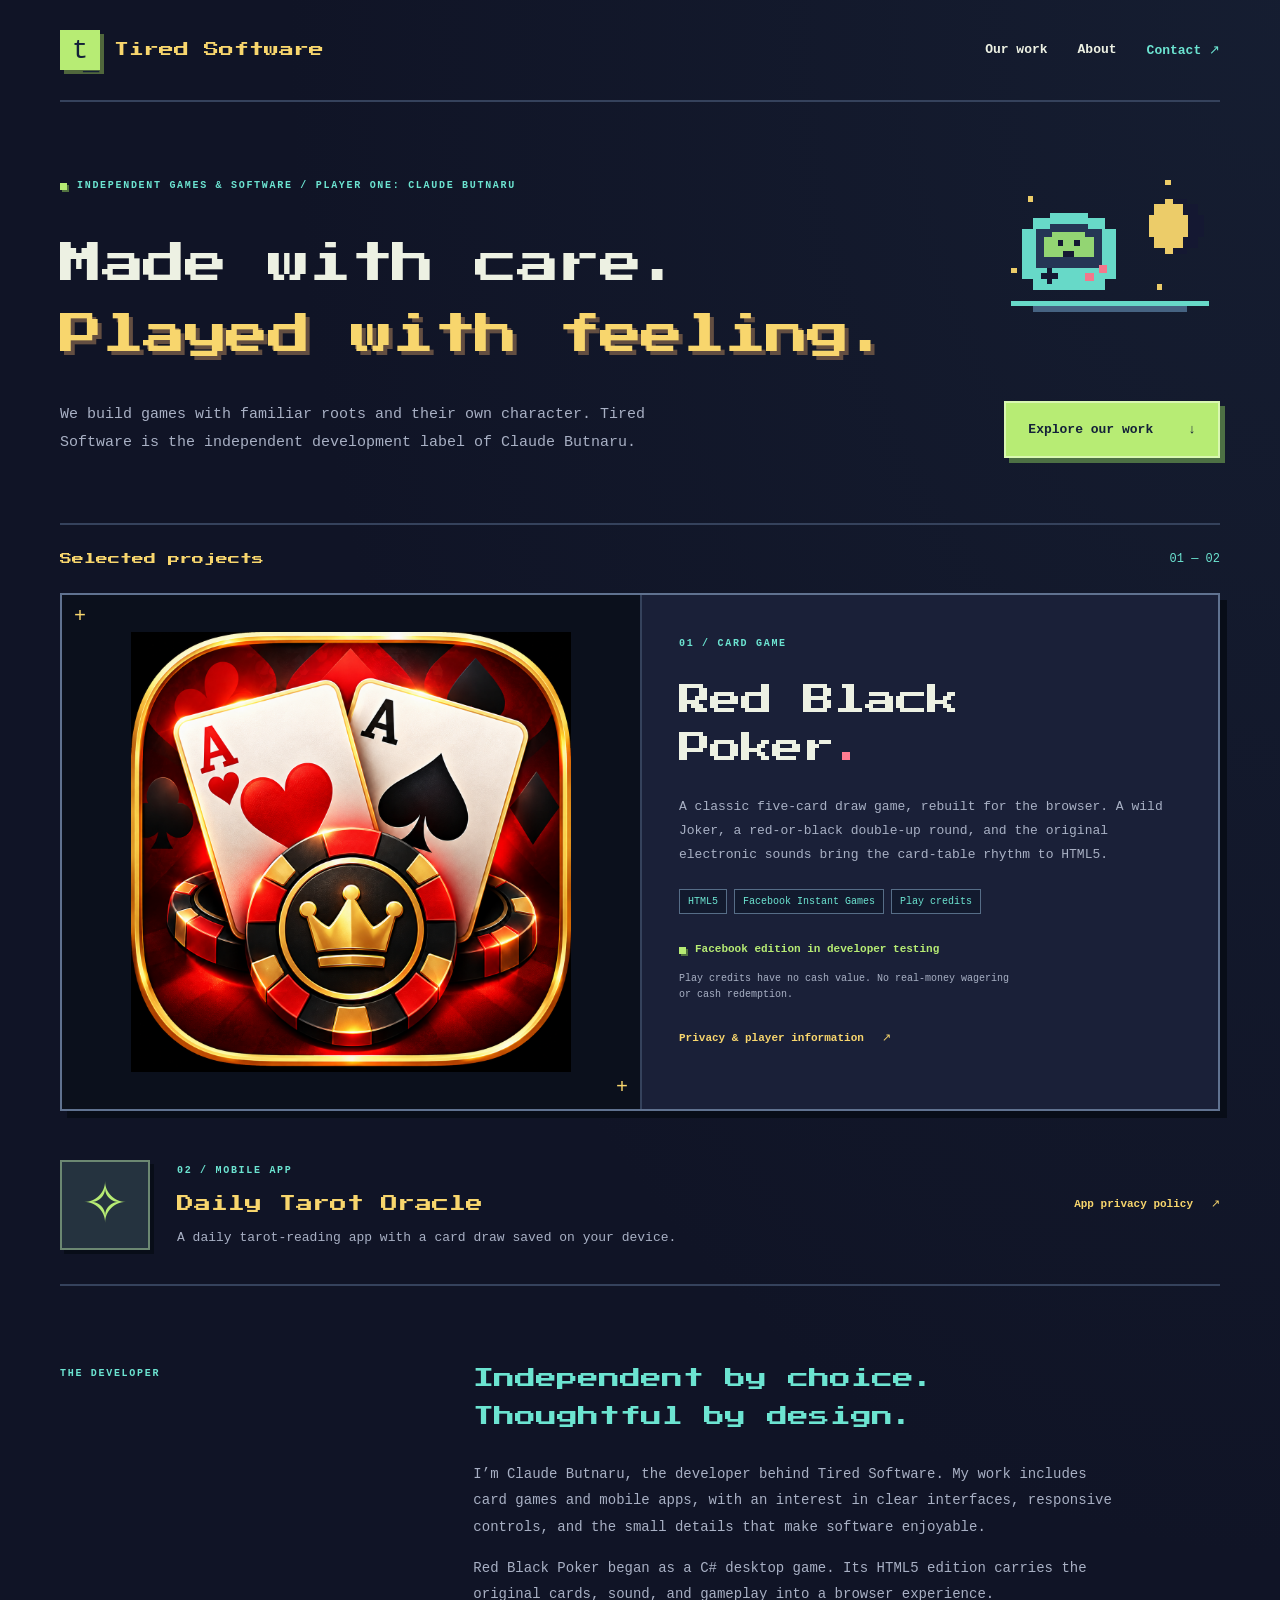
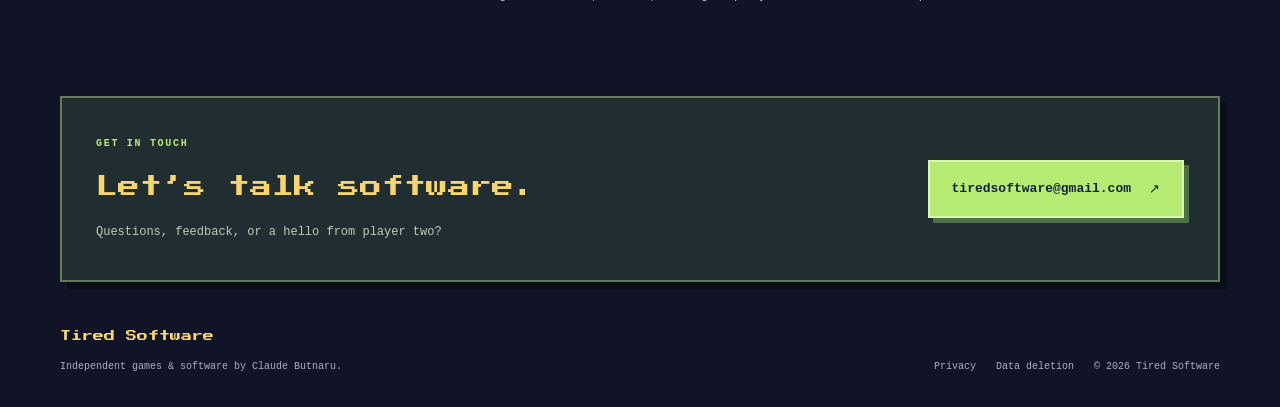
<file: index.html>
<!doctype html>
<html lang="en"><head><meta charset="utf-8"><meta name="viewport" content="width=device-width,initial-scale=1"><meta name="theme-color" content="#101b24"><meta name="description" content="Tired Software — independent games and software by Claude Butnaru. Discover Red Black Poker and Daily Tarot Oracle."><title>Tired Software — Independent Games & Software</title><link rel="stylesheet" href="style.css"></head><body>
<header class="nav wrap"><a class="wordmark" href="./" aria-label="Tired Software home"><span class="mark" aria-hidden="true">t<span>_</span></span>Tired Software</a><nav aria-label="Main navigation"><a href="#projects">Our work</a><a href="#about">About</a><a href="#contact">Contact <span aria-hidden="true">↗</span></a></nav></header>
<main><section class="hero wrap"><div class="eyebrow"><span class="dot"></span> INDEPENDENT GAMES & SOFTWARE / PLAYER ONE: CLAUDE BUTNARU</div><div class="pixel-art" aria-hidden="true"><svg viewBox="0 0 160 100" shape-rendering="crispEdges" xmlns="http://www.w3.org/2000/svg"><g fill="#f8d66d"><path d="M120 4h4v4h-4zM142 34h4v4h-4zM20 16h4v4h-4zM8 68h4v4H8zM114 80h4v4h-4z"/><path d="M120 18h16v4h8v8h4v16h-4v8h-8v4h-16v-4h-8v-8h-4V30h4v-8h8z"/></g><path fill="#151833" d="M126 18h10v4h8v8h4v16h-4v8h-8v4h-10v-4h7v-8h4V30h-4v-8h-7z"/><path fill="#6ce4d1" d="M36 28h28v4h12v8h8v36h-8v8H24v-8h-8V40h8v-8h12z"/><path fill="#263858" d="M36 36h28v4h10v28H26V40h10z"/><path fill="#9ae077" d="M38 42h24v4h6v14H32V46h6z"/><path fill="#151833" d="M42 48h4v4h-4zM54 48h4v4h-4zM46 56h8v4h-8z"/><path fill="#151833" d="M30 72h12v4H30zM34 68h4v12h-4z"/><path fill="#ff7c91" d="M62 72h6v6h-6zM72 66h6v6h-6z"/><path fill="#6ce4d1" d="M8 92h144v4H8z"/><path fill="#496787" d="M24 96h112v4H24z"/></svg></div><h1>Made with care.<br><span>Played with feeling.</span></h1><div class="hero-bottom"><p>We build games with familiar roots and their own character. Tired Software is the independent development label of Claude Butnaru.</p><a class="button" href="#projects">Explore our work <span aria-hidden="true">↓</span></a></div></section>
<section id="projects" class="projects wrap"><div class="section-line"><h2>Selected projects</h2><span>01 — 02</span></div><article class="featured"><div class="art"><img src="assets/red-black-poker.png" alt="Red and black poker chips, a gold crown, and heart and spade playing cards" width="1280" height="1280"></div><div class="project-copy"><div class="eyebrow">01 / CARD GAME</div><h3>Red Black<br>Poker<span class="red-dot">.</span></h3><p>A classic five-card draw game, rebuilt for the browser. A wild Joker, a red-or-black double-up round, and the original electronic sounds bring the card-table rhythm to HTML5.</p><ul class="tags" aria-label="Project technologies"><li>HTML5</li><li>Facebook Instant Games</li><li>Play credits</li></ul><div class="project-note"><span class="dot"></span> Facebook edition in developer testing</div><p class="small">Play credits have no cash value. No real-money wagering or cash redemption.</p><a class="text-link" href="privacy.html#red-black-poker">Privacy & player information <span aria-hidden="true">↗</span></a></div></article>
<article class="second-project"><div class="oracle-mark" aria-hidden="true">✧</div><div class="oracle-copy"><div class="eyebrow">02 / MOBILE APP</div><h3>Daily Tarot Oracle</h3><p>A daily tarot-reading app with a card draw saved on your device.</p></div><a class="text-link" href="https://cyclotron555.github.io/DailyTarotOracle-Privacy/privacy.html">App privacy policy <span aria-hidden="true">↗</span></a></article></section>
<section id="about" class="about wrap"><div class="eyebrow">THE DEVELOPER</div><div><h2>Independent by choice.<br>Thoughtful by design.</h2><p>I’m Claude Butnaru, the developer behind Tired Software. My work includes card games and mobile apps, with an interest in clear interfaces, responsive controls, and the small details that make software enjoyable.</p><p>Red Black Poker began as a C# desktop game. Its HTML5 edition carries the original cards, sound, and gameplay into a browser experience.</p></div></section>
<section id="contact" class="contact wrap"><div><div class="eyebrow">GET IN TOUCH</div><h2>Let’s talk software.</h2><p>Questions, feedback, or a hello from player two?</p></div><a class="button light" href="mailto:tiredsoftware@gmail.com">tiredsoftware@gmail.com <span aria-hidden="true">↗</span></a></section></main>
<footer class="wrap"><div><a class="footer-brand" href="./">Tired Software</a><p>Independent games & software by Claude Butnaru.</p></div><div class="footer-links"><a href="privacy.html">Privacy</a><a href="data-deletion.html">Data deletion</a><span>© 2026 Tired Software</span></div></footer>
</body></html>
</file>
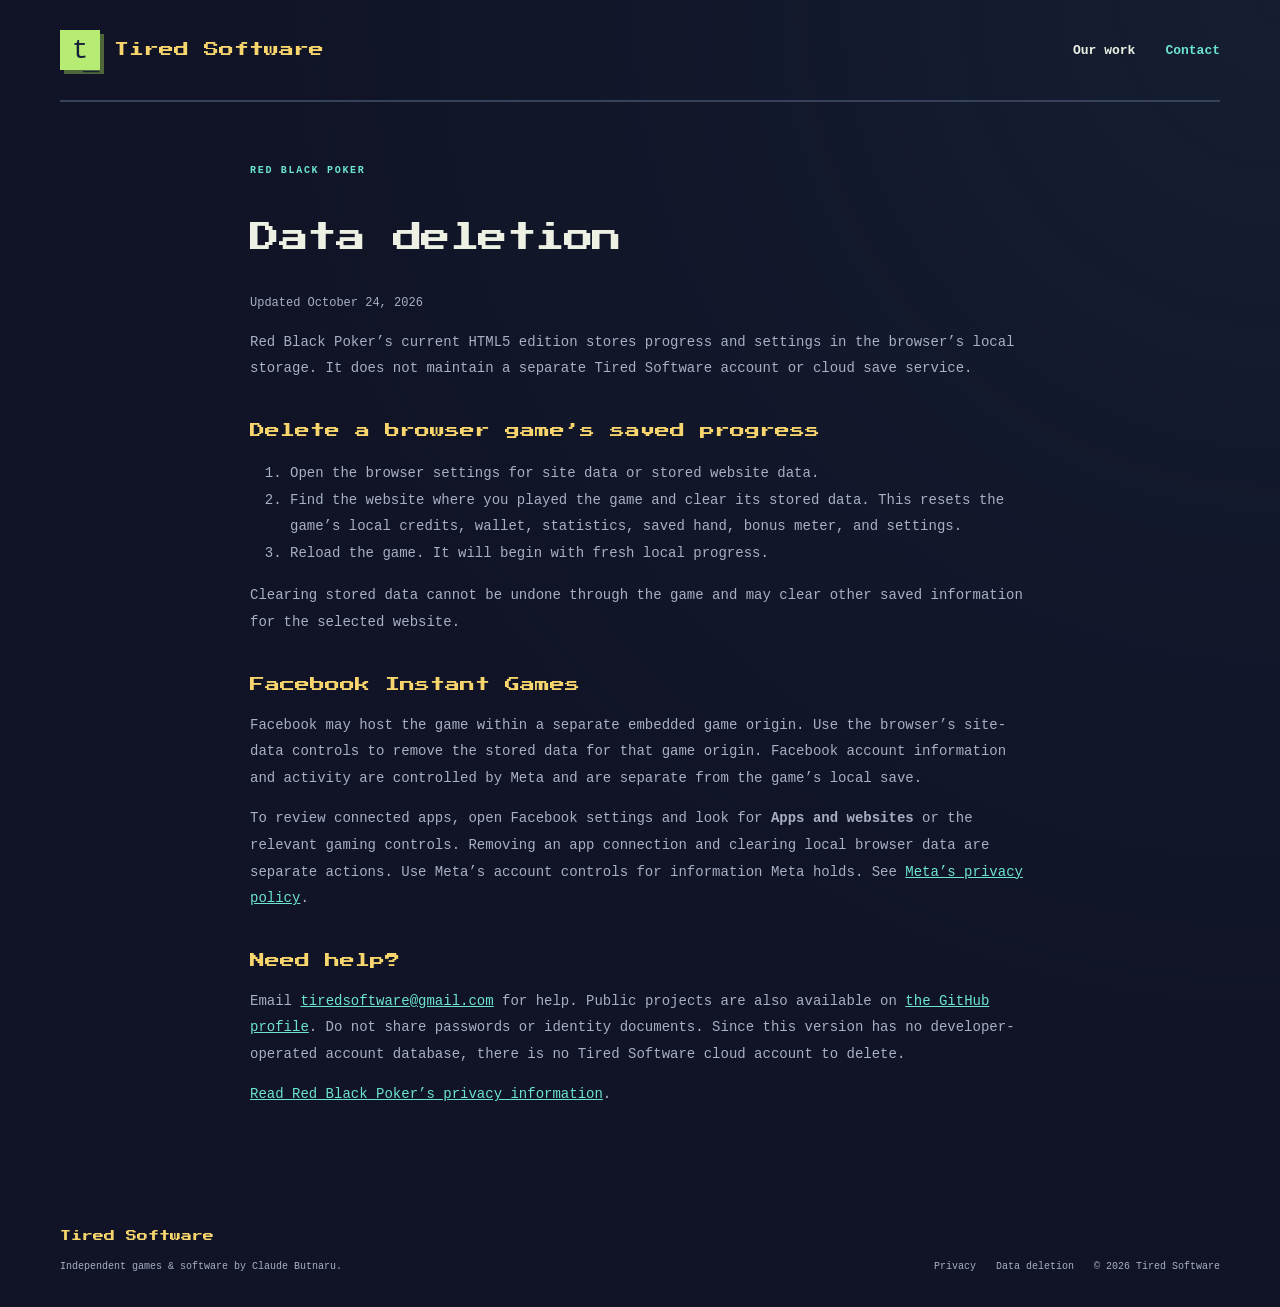
<file: data-deletion.html>
<!doctype html><html lang="en"><head><meta charset="utf-8"><meta name="viewport" content="width=device-width,initial-scale=1"><link rel="stylesheet" href="style.css"><title>Data deletion — Tired Software</title></head><body><header class="nav wrap"><a class="wordmark" href="./"><span class="mark" aria-hidden="true">t<span>_</span></span>Tired Software</a><nav aria-label="Main navigation"><a href="./#projects">Our work</a><a href="./#contact">Contact</a></nav></header><main class="policy wrap"><div class="eyebrow">RED BLACK POKER</div><h1>Data deletion</h1><p class="date">Updated October 24, 2026</p><p>Red Black Poker’s current HTML5 edition stores progress and settings in the browser’s local storage. It does not maintain a separate Tired Software account or cloud save service.</p><h2>Delete a browser game’s saved progress</h2><ol><li>Open the browser settings for site data or stored website data.</li><li>Find the website where you played the game and clear its stored data. This resets the game’s local credits, wallet, statistics, saved hand, bonus meter, and settings.</li><li>Reload the game. It will begin with fresh local progress.</li></ol><p>Clearing stored data cannot be undone through the game and may clear other saved information for the selected website.</p><h2>Facebook Instant Games</h2><p>Facebook may host the game within a separate embedded game origin. Use the browser’s site-data controls to remove the stored data for that game origin. Facebook account information and activity are controlled by Meta and are separate from the game’s local save.</p><p>To review connected apps, open Facebook settings and look for <strong>Apps and websites</strong> or the relevant gaming controls. Removing an app connection and clearing local browser data are separate actions. Use Meta’s account controls for information Meta holds. See <a href="https://www.facebook.com/privacy/policy/">Meta’s privacy policy</a>.</p><h2>Need help?</h2><p>Email <a href="mailto:tiredsoftware@gmail.com">tiredsoftware@gmail.com</a> for help. Public projects are also available on <a href="https://github.com/Cyclotron555">the GitHub profile</a>. Do not share passwords or identity documents. Since this version has no developer-operated account database, there is no Tired Software cloud account to delete.</p><p><a href="privacy.html#red-black-poker">Read Red Black Poker’s privacy information</a>.</p></main><footer class="wrap"><div><a class="footer-brand" href="./">Tired Software</a><p>Independent games & software by Claude Butnaru.</p></div><div class="footer-links"><a href="privacy.html">Privacy</a><a href="data-deletion.html">Data deletion</a><span>© 2026 Tired Software</span></div></footer></body></html>
</file>
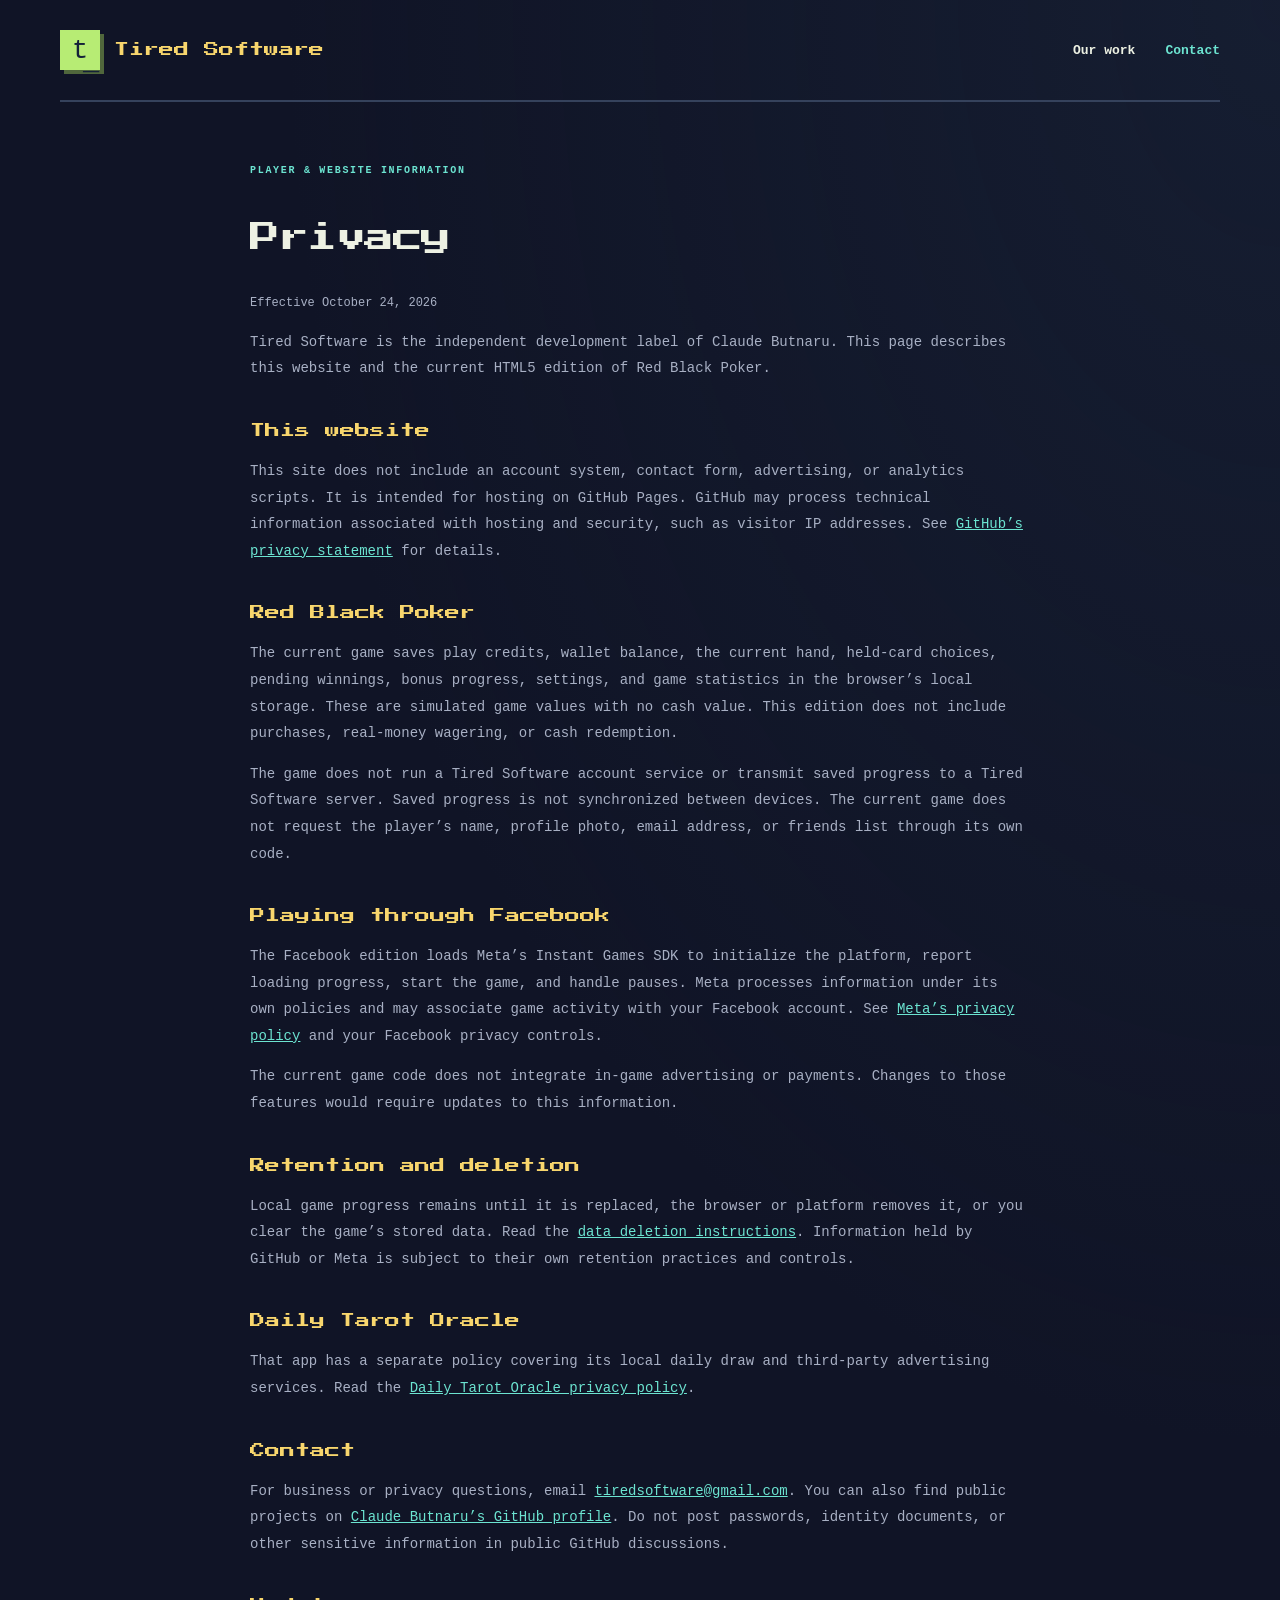
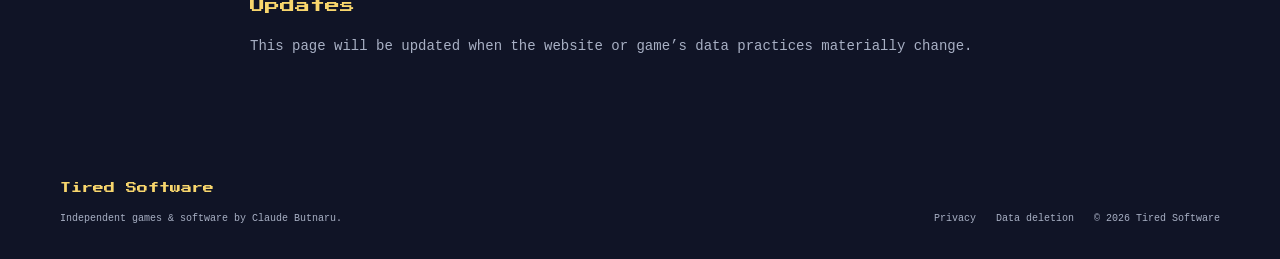
<file: privacy.html>
<!doctype html><html lang="en"><head><meta charset="utf-8"><meta name="viewport" content="width=device-width,initial-scale=1"><link rel="stylesheet" href="style.css"><title>Privacy — Tired Software</title></head><body><header class="nav wrap"><a class="wordmark" href="./"><span class="mark" aria-hidden="true">t<span>_</span></span>Tired Software</a><nav aria-label="Main navigation"><a href="./#projects">Our work</a><a href="./#contact">Contact</a></nav></header><main class="policy wrap"><div class="eyebrow">PLAYER & WEBSITE INFORMATION</div><h1>Privacy</h1><p class="date">Effective October 24, 2026</p><p>Tired Software is the independent development label of Claude Butnaru. This page describes this website and the current HTML5 edition of Red Black Poker.</p><h2>This website</h2><p>This site does not include an account system, contact form, advertising, or analytics scripts. It is intended for hosting on GitHub Pages. GitHub may process technical information associated with hosting and security, such as visitor IP addresses. See <a href="https://docs.github.com/en/site-policy/privacy-policies/github-general-privacy-statement">GitHub’s privacy statement</a> for details.</p><h2 id="red-black-poker">Red Black Poker</h2><p>The current game saves play credits, wallet balance, the current hand, held-card choices, pending winnings, bonus progress, settings, and game statistics in the browser’s local storage. These are simulated game values with no cash value. This edition does not include purchases, real-money wagering, or cash redemption.</p><p>The game does not run a Tired Software account service or transmit saved progress to a Tired Software server. Saved progress is not synchronized between devices. The current game does not request the player’s name, profile photo, email address, or friends list through its own code.</p><h2>Playing through Facebook</h2><p>The Facebook edition loads Meta’s Instant Games SDK to initialize the platform, report loading progress, start the game, and handle pauses. Meta processes information under its own policies and may associate game activity with your Facebook account. See <a href="https://www.facebook.com/privacy/policy/">Meta’s privacy policy</a> and your Facebook privacy controls.</p><p>The current game code does not integrate in-game advertising or payments. Changes to those features would require updates to this information.</p><h2>Retention and deletion</h2><p>Local game progress remains until it is replaced, the browser or platform removes it, or you clear the game’s stored data. Read the <a href="data-deletion.html">data deletion instructions</a>. Information held by GitHub or Meta is subject to their own retention practices and controls.</p><h2>Daily Tarot Oracle</h2><p>That app has a separate policy covering its local daily draw and third-party advertising services. Read the <a href="https://cyclotron555.github.io/DailyTarotOracle-Privacy/privacy.html">Daily Tarot Oracle privacy policy</a>.</p><h2>Contact</h2><p>For business or privacy questions, email <a href="mailto:tiredsoftware@gmail.com">tiredsoftware@gmail.com</a>. You can also find public projects on <a href="https://github.com/Cyclotron555">Claude Butnaru’s GitHub profile</a>. Do not post passwords, identity documents, or other sensitive information in public GitHub discussions.</p><h2>Updates</h2><p>This page will be updated when the website or game’s data practices materially change.</p></main><footer class="wrap"><div><a class="footer-brand" href="./">Tired Software</a><p>Independent games & software by Claude Butnaru.</p></div><div class="footer-links"><a href="privacy.html">Privacy</a><a href="data-deletion.html">Data deletion</a><span>© 2026 Tired Software</span></div></footer></body></html>
</file>
<file: style.css>
@font-face{font-family:Pixel;src:url('assets/fonts/press-start-2p.ttf') format('truetype');font-display:swap}
:root{--ink:#edf1e3;--paper:#101426;--muted:#a8b0c4;--line:#35425c;--lime:#b7ec74;--red:#ff7c91;--gold:#f8d66d;--cyan:#6ce4d1;color:var(--ink);background:var(--paper);font-family:'Courier New',monospace;font-synthesis:none}*{box-sizing:border-box}html{scroll-behavior:smooth;scroll-padding-top:28px}body{margin:0;background:radial-gradient(ellipse at top right,#20304755,transparent 55%),#101426}a{color:inherit;text-decoration:none}a:focus-visible{outline:3px solid var(--gold);outline-offset:6px}a:hover{color:var(--gold)}.wrap{width:min(1160px,calc(100% - 80px));margin:auto}.nav{display:flex;justify-content:space-between;align-items:center;padding:30px 0;border-bottom:2px solid var(--line)}.wordmark{display:flex;align-items:center;gap:14px;font-family:Pixel,monospace;font-size:15px;line-height:1.6;color:var(--gold)}.mark{display:inline-grid;place-items:center;background:var(--lime);color:#142139;width:40px;height:40px;font-size:27px;position:relative;padding-bottom:6px;font-family:monospace;box-shadow:4px 4px 0 #50673c}.mark span{position:absolute;left:23px;top:11px;color:#142139}nav{display:flex;gap:30px;font-size:13px;font-weight:bold}nav a:last-child{color:var(--cyan)}.hero{padding:75px 0 65px;position:relative}.eyebrow{font-size:10px;letter-spacing:1.7px;line-height:1.8;font-weight:bold;display:flex;align-items:center;gap:10px;color:var(--cyan)}.dot{display:inline-block;width:7px;height:7px;background:var(--lime);box-shadow:2px 2px 0 #527340;flex-shrink:0}h1,h2,h3{font-family:Pixel,monospace;font-weight:400}h1{font-size:clamp(25px,3.5vw,43px);line-height:1.65;letter-spacing:-1.5px;margin:34px 0 30px;position:relative;z-index:1}h1>span{color:var(--gold);text-shadow:4px 4px 0 #634e41}.pixel-art{position:absolute;right:0;top:72px;width:220px;opacity:.95}.pixel-art svg{width:100%;height:auto;image-rendering:pixelated}.hero-bottom{display:flex;justify-content:space-between;align-items:end;gap:50px}.hero-bottom p{font-size:15px;line-height:1.9;max-width:590px;margin:0;color:var(--muted)}.button{display:inline-flex;align-items:center;justify-content:space-between;gap:35px;padding:19px 22px;background:var(--lime);color:#142139;font-weight:bold;font-size:13px;white-space:nowrap;border:2px solid #d9f7b1;box-shadow:5px 5px 0 #4d7044;transition:transform .1s}.button:hover{transform:translate(-1px,-1px);color:#142139;background:#d4f49f}.section-line{border-top:2px solid var(--line);display:flex;justify-content:space-between;align-items:center;padding:24px 0}.section-line h2{font-size:12px;margin:0;color:var(--gold);line-height:1.7}.section-line>span{font-size:12px;color:var(--cyan)}.featured{display:grid;grid-template-columns:1fr 1fr;border:2px solid #607290;background:#1a2038;box-shadow:7px 7px 0 #080d18;overflow:hidden}.art{background:#0b101c;display:grid;place-items:center;padding:37px;position:relative}.art:before,.art:after{content:'+';position:absolute;color:var(--gold);font-size:20px;top:10px;left:12px}.art:after{top:auto;left:auto;bottom:10px;right:12px}.art img{width:100%;max-width:440px;height:auto;display:block}.project-copy{padding:40px 37px;border-left:2px solid #35425c}.project-copy h3{font-size:32px;line-height:1.5;letter-spacing:-1px;margin:23px 0;color:var(--ink)}.red-dot{color:var(--red)}.project-copy>p{color:var(--muted);font-size:13px;line-height:1.85}.tags{list-style:none;padding:0;display:flex;flex-wrap:wrap;gap:7px;margin:22px 0}.tags li{font-size:10px;border:1px solid #566d87;background:#121a2e;color:var(--cyan);padding:6px 8px}.project-note{display:flex;gap:9px;align-items:center;font-size:11px;line-height:1.6;margin-top:27px;font-weight:bold;color:var(--lime)}.project-copy .small{font-size:10px;line-height:1.6;margin:12px 0 25px;max-width:340px}.text-link{font-size:11px;line-height:1.6;font-weight:bold;display:inline-flex;align-items:center;gap:18px;color:var(--gold)}.second-project{display:flex;align-items:center;gap:27px;padding:34px 0;border-bottom:2px solid var(--line);margin-top:15px}.oracle-mark{font-size:55px;width:90px;height:90px;display:grid;place-items:center;background:#25333f;color:var(--lime);border:2px solid #6c8872;box-shadow:4px 4px 0 #080d18}.oracle-copy{flex:1}.oracle-copy h3{font-size:17px;line-height:1.6;margin:10px 0;color:var(--gold)}.oracle-copy p{font-size:13px;color:var(--muted);margin:0;line-height:1.7}.about{display:grid;grid-template-columns:1fr 2fr;padding:74px 0;gap:40px;align-items:start}.about>.eyebrow{padding-top:5px}.about h2{font-size:21px;line-height:1.8;margin:0 0 25px;color:var(--cyan)}.about p{font-size:14px;line-height:1.9;color:var(--muted);max-width:640px}.contact{padding:37px 34px;border:2px solid #677a58;background:#202e31;box-shadow:7px 7px 0 #080d18;display:flex;align-items:center;justify-content:space-between;gap:30px}.contact .eyebrow{color:var(--lime)}.contact h2{font-size:22px;line-height:1.8;margin:15px 0;color:var(--gold)}.contact p{font-size:12px;color:#bccbbd;margin:0;line-height:1.7}.contact .button{gap:18px}footer{display:flex;align-items:end;justify-content:space-between;padding:46px 0 32px;gap:30px}.footer-brand{font-family:Pixel,monospace;font-size:11px;line-height:1.7;color:var(--gold)}footer p{font-size:10px;color:var(--muted);margin:12px 0 0;line-height:1.6}.footer-links{display:flex;gap:20px;font-size:10px;color:var(--muted);line-height:1.7}.policy{max-width:780px;padding:60px 0}.policy h1{font-size:30px;line-height:1.6}.policy h2{font-size:15px;line-height:1.8;margin-top:35px;color:var(--gold)}.policy p,.policy li{font-size:14px;line-height:1.9;color:var(--muted)}.policy a{color:var(--cyan);text-decoration:underline;overflow-wrap:anywhere}.policy .date{font-size:12px}@media(max-width:1000px){.pixel-art{width:150px;top:98px;opacity:.25}.project-copy{padding:30px 26px}.project-copy h3{font-size:25px}.contact h2{font-size:18px}.contact{flex-wrap:wrap}}@media(max-width:700px){.wrap{width:calc(100% - 36px)}.nav{padding:23px 0;gap:23px;align-items:start;flex-wrap:wrap}.wordmark{font-size:12px;gap:13px}.mark{width:34px;height:34px}nav{gap:26px;font-size:12px}.hero{padding:45px 0}.eyebrow{font-size:9px;letter-spacing:1px}.hero>.eyebrow{max-width:270px}.pixel-art{width:120px;right:0;top:76px;opacity:.22}h1{font-size:clamp(20px,5.5vw,30px);letter-spacing:-1px;line-height:1.8;margin:29px 0}.hero-bottom{display:block}.hero-bottom p{font-size:13px}.hero .button{margin-top:26px}.section-line h2{font-size:10px}.featured{grid-template-columns:1fr}.art{padding:28px}.art img{max-width:330px}.project-copy{padding:29px 23px;border-left:0;border-top:2px solid var(--line)}.project-copy h3{font-size:28px}.second-project{gap:19px;flex-wrap:wrap}.oracle-mark{width:64px;height:72px;font-size:40px}.oracle-copy h3{font-size:13px}.second-project>.text-link{margin-left:83px}.about{display:block;padding:50px 0}.about h2{font-size:16px;line-height:1.9;margin-top:24px}.about p{font-size:13px}.contact{padding:28px 22px;display:block}.contact h2{font-size:17px}.contact .button{margin-top:25px;font-size:11px;padding:17px 14px;gap:12px}footer{display:block}.footer-links{margin-top:25px;gap:16px;flex-wrap:wrap}.policy{padding:37px 0}.policy h1{font-size:24px}.policy h2{font-size:13px}}@media(prefers-reduced-motion:reduce){html{scroll-behavior:auto}.button{transition:none}}
</file>
